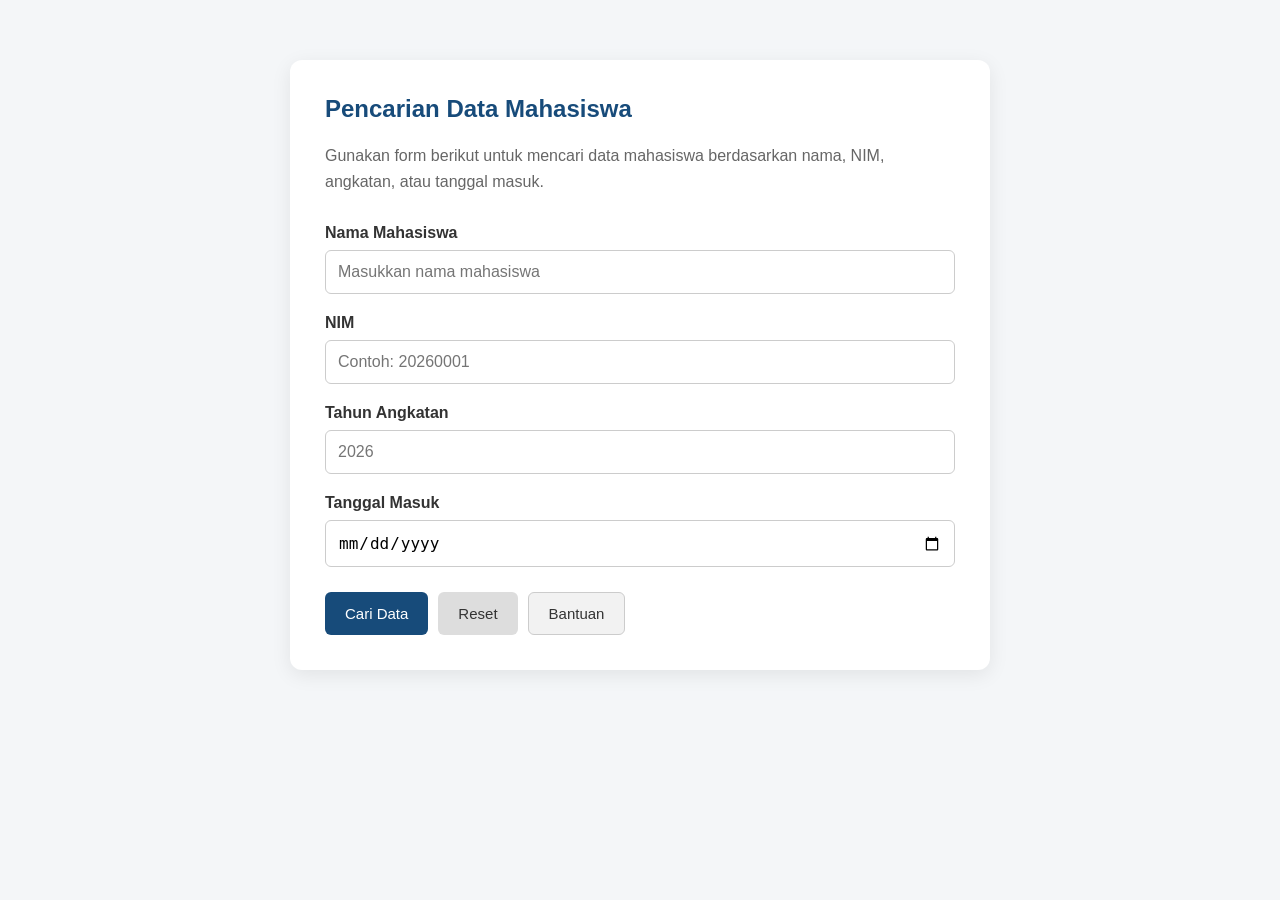
<file: Pertemuan 07/contoh-1/index.html>
<!DOCTYPE html>
<html lang="id">
<head>
    <meta charset="UTF-8">
    <meta name="viewport"
          content="width=device-width, initial-scale=1.0">
    <title>Form Pencarian Mahasiswa</title>
    <link rel="stylesheet" href="css/style.css">
</head>
<body>

    <main class="container">
        <section class="form-card">

            <h1>Pencarian Data Mahasiswa</h1>

            <p class="description">
                Gunakan form berikut untuk mencari data mahasiswa
                berdasarkan nama, NIM, angkatan, atau tanggal masuk.
            </p>

            <!--
                Method GET digunakan karena form ini
                digunakan untuk pencarian data.
            -->
            <form action="hasilpencarian.html"method="get">

                <!-- Input Text -->
                <div class="form-group">
                    <label for="nama">
                        Nama Mahasiswa
                    </label>

                    <input
                        type="text"
                        id="nama"
                        name="nama"
                        placeholder="Masukkan nama mahasiswa">
                </div>

                <!-- Input Text -->
                <div class="form-group">
                    <label for="nim">
                        NIM
                    </label>

                    <input
                        type="text"
                        id="nim"
                        name="nim"
                        placeholder="Contoh: 20260001">
                </div>

                <!-- Input Number -->
                <div class="form-group">
                    <label for="angkatan">
                        Tahun Angkatan
                    </label>

                    <input
                        type="number"
                        id="angkatan"
                        name="angkatan"
                        min="2020"
                        max="2030"
                        placeholder="2026">
                </div>

                <!-- Input Date -->
                <div class="form-group">
                    <label for="tanggal">
                        Tanggal Masuk
                    </label>

                    <input
                        type="date"
                        id="tanggal"
                        name="tanggal">
                </div>

                <!-- Button -->
                <div class="button-group">
                    <button
                        type="submit"
                        class="btn btn-primary">
                        Cari Data
                    </button>

                    <button
                        type="reset"
                        class="btn btn-secondary">
                        Reset
                    </button>

                    <button
                        type="button"
                        class="btn btn-neutral">
                        Bantuan
                    </button>
                </div>

            </form>
        </section>
    </main>

</body>
</html>
</file>
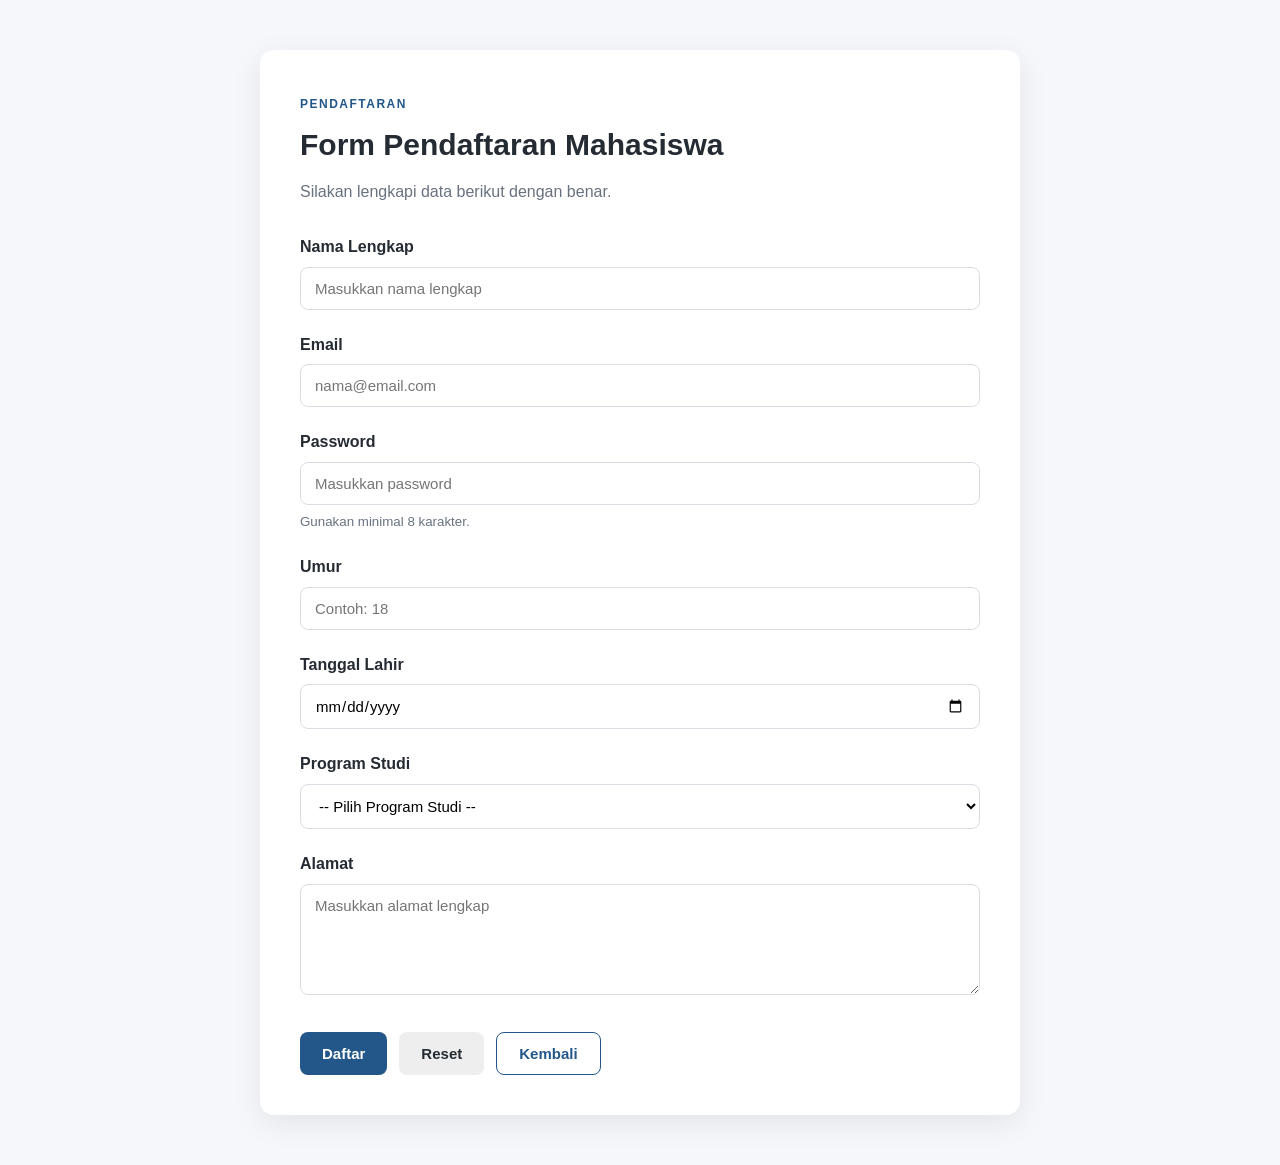
<file: Pertemuan 07/contoh-2/index.html>
<!DOCTYPE html>
<html lang="id">
<head>
    <meta charset="UTF-8">
    <meta name="viewport"
          content="width=device-width, initial-scale=1.0">
    <title>Form Pendaftaran Mahasiswa</title>
    <link rel="stylesheet"
          href="css/style.css">
</head>
<body>

    <main class="container">
        <section class="registration-card">

            <div class="form-header">
                <span class="label">
                    PENDAFTARAN
                </span>
                <h1>
                    Form Pendaftaran Mahasiswa
                </h1>
                <p>
                    Silakan lengkapi data berikut dengan benar.
                </p>
            </div>

            <!--
                Method POST digunakan karena
                data pendaftaran dikirim melalui
                body HTTP request.
            -->
            <form
                action="/proses-pendaftaran"
                method="post">

                <!-- Nama -->
                <div class="form-group">
                    <label for="nama">
                        Nama Lengkap
                    </label>
                    <input
                        type="text"
                        id="nama"
                        name="nama"
                        placeholder="Masukkan nama lengkap"
                        required>
                </div>

                <!-- Email -->
                <div class="form-group">
                    <label for="email">
                        Email
                    </label>
                    <input
                        type="email"
                        id="email"
                        name="email"
                        placeholder="nama@email.com"
                        required>
                </div>

                <!-- Password -->
                <div class="form-group">
                    <label for="password">
                        Password
                    </label>
                    <input
                        type="password"
                        id="password"
                        name="password"
                        placeholder="Masukkan password"
                        required>
                    <small>
                        Gunakan minimal 8 karakter.
                    </small>
                </div>

                <!-- Umur -->
                <div class="form-group">
                    <label for="umur">
                        Umur
                    </label>
                    <input
                        type="number"
                        id="umur"
                        name="umur"
                        min="16"
                        max="80"
                        placeholder="Contoh: 18">
                </div>

                <!-- Tanggal Lahir -->
                <div class="form-group">
                    <label for="tanggal-lahir">
                        Tanggal Lahir
                    </label>
                    <input
                        type="date"
                        id="tanggal-lahir"
                        name="tanggal_lahir"
                        required>
                </div>

                <!-- Program Studi -->
                <div class="form-group">
                    <label for="program-studi">
                        Program Studi
                    </label>
                    <select
                        id="program-studi"
                        name="program_studi"
                        required>
                        <option value="">
                            -- Pilih Program Studi --
                        </option>
                        <option value="informatika">
                            Teknik Informatika
                        </option>
                        <option value="mesin">
                            Teknik Mesin
                        </option>
                        <option value="elektro">
                            Teknik Elektro
                        </option>
                        <option value="sipil">
                            Teknik Sipil
                        </option>
                    </select>
                </div>

                <!-- Alamat -->
                <div class="form-group">
                    <label for="alamat">
                        Alamat
                    </label>
                    <textarea
                        id="alamat"
                        name="alamat"
                        rows="5"
                        placeholder="Masukkan alamat lengkap"></textarea>
                </div>

                <!-- Button -->
                <div class="button-group">
                    <button
                        type="submit"
                        class="btn btn-primary">
                        Daftar
                    </button>

                    <button
                        type="reset"
                        class="btn btn-reset">
                        Reset
                    </button>

                    <button
                        type="button"
                        class="btn btn-secondary">
                        Kembali
                    </button>
                </div>

            </form>
        </section>
    </main>

</body>
</html>
</file>
<file: Pertemuan 07/contoh-1/css/style.css>
* {
    box-sizing: border-box;
}

body {
    margin: 0;
    font-family: Arial, Helvetica, sans-serif;
    background-color: #f4f6f8;
    color: #333333;
}

.container {
    width: 90%;
    max-width: 700px;
    margin: 60px auto;
}

.form-card {
    background-color: white;
    padding: 35px;
    border-radius: 12px;
    box-shadow: 0 5px 20px rgba(0, 0, 0, 0.08);
}

h1 {
    margin-top: 0;
    color: #174b7a;
}

.description {
    color: #666666;
    line-height: 1.6;
    margin-bottom: 30px;
}

.form-group {
    margin-bottom: 20px;
}

label {
    display: block;
    margin-bottom: 8px;
    font-weight: bold;
}

input {
    width: 100%;
    padding: 12px;
    border: 1px solid #cccccc;
    border-radius: 6px;
    font-size: 16px;
}

input:focus {
    outline: 2px solid #2b78c5;
    border-color: #2b78c5;
}

.button-group {
    display: flex;
    gap: 10px;
    margin-top: 25px;
}

.btn {
    padding: 12px 20px;
    border: none;
    border-radius: 6px;
    cursor: pointer;
    font-size: 15px;
}

.btn-primary {
    background-color: #174b7a;
    color: white;
}

.btn-secondary {
    background-color: #dddddd;
    color: #333333;
}

.btn-neutral {
    background-color: #f2f2f2;
    color: #333333;
    border: 1px solid #cccccc;
}

@media (max-width: 600px) {
    .container {
        margin: 25px auto;
    }

    .form-card {
        padding: 22px;
    }

    .button-group {
        flex-direction: column;
    }

    .btn {
        width: 100%;
    }
}
</file>
<file: Pertemuan 07/contoh-2/css/style.css>
:root {
    --primary: #235789;
    --primary-dark: #173d61;
    --background: #f5f7fa;
    --surface: #ffffff;
    --border: #d9dee5;
    --text: #252b33;
    --text-secondary: #68727f;
    --radius: 8px;
}

* {
    box-sizing: border-box;
}

body {
    margin: 0;
    font-family: Arial, Helvetica, sans-serif;
    background-color: var(--background);
    color: var(--text);
    line-height: 1.6;
}

.container {
    width: 90%;
    max-width: 760px;
    margin: 50px auto;
}

.registration-card {
    background-color: var(--surface);
    padding: 40px;
    border-radius: 14px;
    box-shadow: 0 8px 30px rgba(0, 0, 0, 0.08);
}

.form-header {
    margin-bottom: 30px;
}

.form-header h1 {
    margin: 5px 0 10px;
    font-size: 30px;
}

.form-header p {
    margin: 0;
    color: var(--text-secondary);
}

.label {
    color: var(--primary);
    font-size: 12px;
    font-weight: bold;
    letter-spacing: 1.5px;
}

/* FORM */
.form-group {
    margin-bottom: 22px;
}

label {
    display: block;
    font-weight: bold;
    margin-bottom: 7px;
}

input,
select,
textarea {
    width: 100%;
    padding: 12px 14px;
    border: 1px solid var(--border);
    border-radius: var(--radius);
    font-family: inherit;
    font-size: 15px;
    background-color: white;
}

textarea {
    resize: vertical;
}

input:focus,
select:focus,
textarea:focus {
    outline: 2px solid rgba(35, 87, 137, 0.25);
    border-color: var(--primary);
}

small {
    display: block;
    margin-top: 6px;
    color: var(--text-secondary);
}

/* BUTTON */
.button-group {
    display: flex;
    gap: 12px;
    margin-top: 30px;
}

.btn {
    padding: 12px 22px;
    border: none;
    border-radius: var(--radius);
    cursor: pointer;
    font-size: 15px;
    font-weight: bold;
}

.btn-primary {
    background-color: var(--primary);
    color: white;
}

.btn-primary:hover {
    background-color: var(--primary-dark);
}

.btn-reset {
    background-color: #eeeeee;
    color: var(--text);
}

.btn-secondary {
    background-color: white;
    color: var(--primary);
    border: 1px solid var(--primary);
}

/* RESPONSIVE */
@media (max-width: 600px) {
    .container {
        margin: 20px auto;
    }

    .registration-card {
        padding: 24px;
    }

    .form-header h1 {
        font-size: 25px;
    }

    .button-group {
        flex-direction: column;
    }

    .btn {
        width: 100%;
    }
}
</file>
